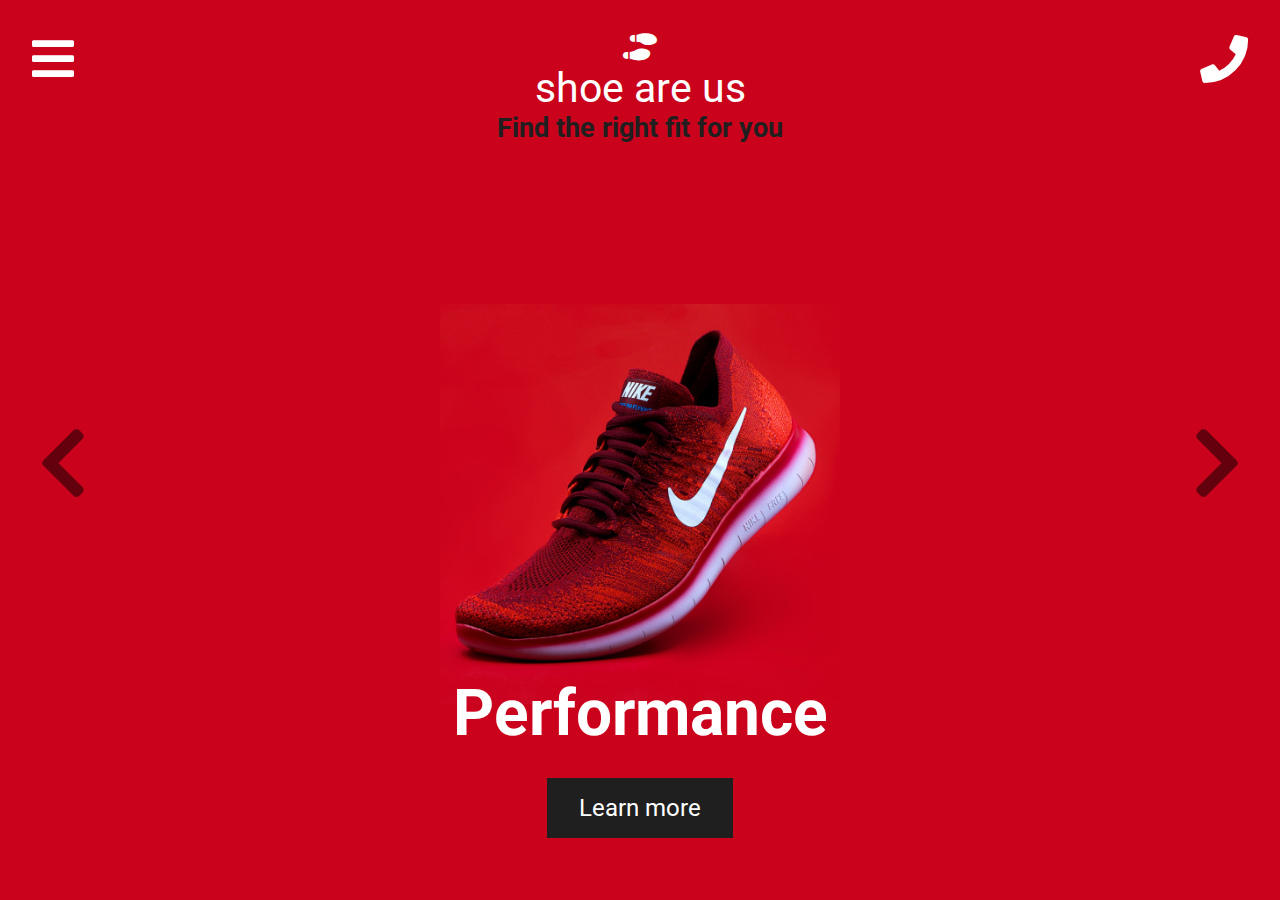
<file: footwear/index.html>
<!DOCTYPE html>
<html lang="en">
<head>
    <meta charset="UTF-8">
    <meta name="viewport" content="width=device-width, initial-scale=1.0">
    <title>Document</title>
    <link
    rel="stylesheet"
    href="https://cdnjs.cloudflare.com/ajax/libs/font-awesome/5.14.0/css/all.min.css"
/>
<link rel="stylesheet" href="style.css" />
</head>
<body>
    <a href="#" class="hamburger">
        <i class="fas fa-bars"></i>
    </a>
    <a href="#" class="phone">
        <i class="fas fa-phone"></i>
    </a>
    <div class="logo">
        <i class="fas fa-shoe-prints"></i>
   <h2>shoe are us</h2>
   <p>Find the right fit for you</p>
    </div>

    <div class="carousel-container">
        <div class="carousel" id="carousel">
            <div class="slide" data-bg="cb021c">
                <img src="images/shoe-1.jpg" alt="shoe-1">
                <h1>Performance</h1>
                <a href="#">Learn more</a>
            </div>
            <div class="side" data-bg="E0E1E3">
                <img src="images/shoe-2.jpg" alt="shoe-2">
                <h1>Design</h1>
                <a href="#">Learn More</a>
            </div>
            <div class="slide" data-bg="F6F7F9">
                <img src="images/shoe-3.jpg" alt="shoe-3">
                <h1>Comodity</h1>
                <a href="#">Learn More</a>
            </div>
            <div class="slide" data-bg="3F4346">
              <img src="images/shoe-4.jpg" alt="shoe-4">
              <h1>Lightness</h1>
              <a href="#">Learn More</a>  
            </div>
        </div>
        <button id="left" class="left-arrow arrow">
            <i class="fas fa-chevron-left"></i>
        </button>
        <button id="right" class="right-arrow arrow">
            <i class="fas fa-chevron-right"></i>
        </button>

        <div class="progress"></div>
    </div>
<script src="index.js"></script>
</body>
</html>
</file>
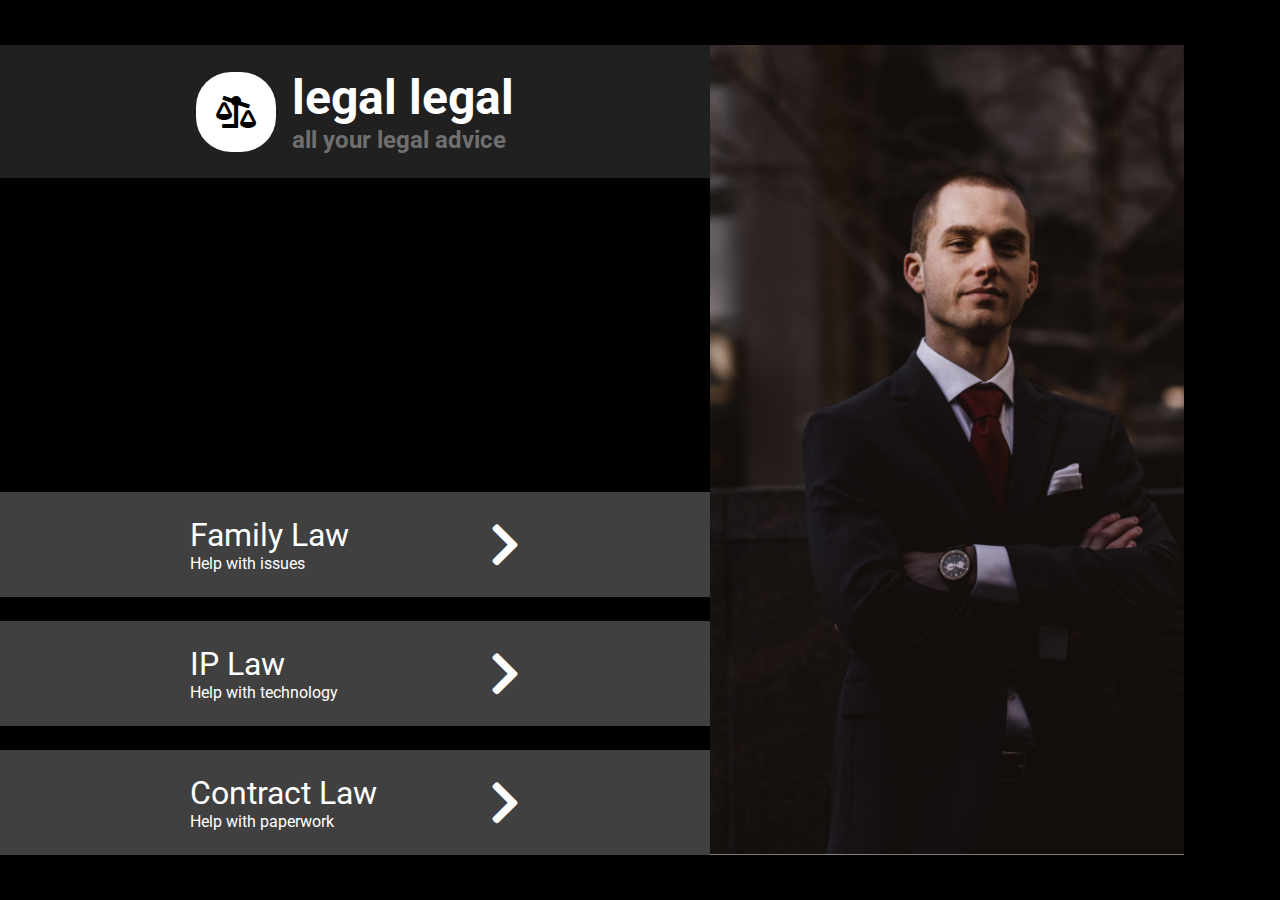
<file: legal/index.html>
<!DOCTYPE html>
<html lang="en">
<head>
    <meta charset="UTF-8">
    <meta name="viewport" content="width=device-width, initial-scale=1.0">
    <title>Document</title>
    <link
    rel="stylesheet"
    href="https://cdnjs.cloudflare.com/ajax/libs/font-awesome/5.14.0/css/all.min.css"
/>
<link rel="stylesheet" href="style.css" />
<script src=""></script>
</head>
<body>
   <main>
    <div class="box dark-box">
        <div class="logo">
            <i class="fas fa-balance-scale-right"></i>
        </div>
    
    <div>
        <h1>legal legal</h1>
        <h3>all your legal advice</h3>
    </div>
    </div>

    <a href="#" class="box">
        <div class="text">
            <h2>Family Law</h2>
            <p>Help with issues</p>
        </div>
        <div>
            <i class="fas fa-chevron-right"></i>
        </div>
    </a>
    <a href="#" class="box">
        <div class="text">
            <h2>IP Law</h2>
            <p>Help with technology</p>
        </div>
        <div>
            <i class="fas fa-chevron-right"></i>
        </div>
    </a>

    <a href="#" class="box">
        <div class="text">
            <h2>Contract Law</h2>
            <p>Help with paperwork</p>
        </div>
        <div>
            <i class="fas fa-chevron-right"></i>
        </div>
    </a>
   </main> 
   <aside>
    <img src="man.jpg" alt="man">
   </aside>
</body>
</html>
</file>
<file: footwear/style.css>
@import url("https://fonts.googleapis.com/css2?family=Roboto:wght@300;400;500;700;900&display=swap");

*{
    box-sizing: border-box;
}

body{
    background-color: #cb021c;
    font-family: "Roboto",sans-serif;
    margin: 0;
    transition: background 0.4s ease-in-out;
}
a{
    color: white;
    text-decoration: none;
}
.hamburger{
    position:fixed;
    top:2rem;
    left:2rem;
    font-size:3rem;
}
.phone{
    position: fixed;
    top: 2rem;
    right: 2rem;
    font-size: 3rem;
}
.logo{
    color:white;
    font-size:1.7rem;
    margin: 2rem 0;
    text-align: center;
}
.logo h2{
    font-weight: normal;
    margin:0;
}
.logo p{
    color:#1f1f1f;
    font-weight: bold;
    margin: 0;
}
.carousel-container{
    overflow:hidden;
    position:relative;
    height: 60vh;
    width: 100vw;
    margin-top:10rem;

}
.carousel{
    display: flex;
    position:absolute;
    left:0;
    top:0;
    transform: translateX(0);
    transition: transform 0.4s ease-in-out;

}
.slide{
    width: 100vw;
    text-align: center;

}
.slide img{
    object-fit: cover;
    height: 400px;
    width: 400px;
}
.slide h1{
    color: white;
    font-size: 4rem;
    margin-top: -2rem;
}
.slide a{
    background-color: #1f1f1f;
    padding:1rem 2rem;
    font-size: 1.5rem;
}

.arrow{
background-color: transparent;
border:0;
cursor:pointer;
position: absolute;
top:30%;
transform: translateY(-50%);
font-size:5rem;
color:black;
opacity: 0.5;
}
.left-arrow{
    left:2rem;
}
.right-arrow{
    right:2rem;
}
</file>
<file: legal/style.css>
@import url("https://fonts.googleapis.com/css2?family=Roboto:wght@300;400;500;700;900&display=swap");

*{
    box-sizing: border-box;
}

body{
    background-color: #000;
    color: #fff;
    display: flex;
    align-items: center;
    justify-content: center;
    font-family: "Roboto",sans-serif;
    margin: 0;
    padding-right: 6rem;
    min-height: 100vh;
}
a{
    color:#fff;
    text-decoration: none;
}
main{
    display: flex;
    flex-direction: column;
    width: 60%;
    height: 90vh;
}
aside{
    width: 40%;
    height: 90vh;
}
aside img{
    object-fit: cover;
    height: 100%;
    width: 100%;
}
.box{
    background-color: #404040;
    display: flex;
    align-items: center;
    justify-content: center;
    padding: 1.5rem;
}
.box:not(:last-of-type){
    margin-bottom: 1.5rem;
}
.dark-box{
    background-color: #202020;
    margin-bottom:auto;
}
.logo{
    background-color: #fff;
    border-radius: 35px;
    color: black;
    display: inline-flex;
    font-size:2rem;
    align-items: center;
    justify-content: center;
    height: 80px;
    width: 80px;
    margin-right: 1rem;
}

h1{
    font-size:3rem;
    margin:0;
}
h2{
    font-size:2rem;
    font-weight: normal;
    margin:0;
}
h3{
    color:#6f6f6f;
    font-size:1.5rem;
    margin:0;
}
p{
    margin:0;
}
.text{
    width: 300px;
}
.fa-chevron-right{
    font-size:3rem;
}

@media screen and (max-width:768px) {
    body{
        flex-direction: column;
        padding-right: 0;
    }
    aside,
    main{
        height: auto;
        width: 100%;
    }
    
    
}
</file>
